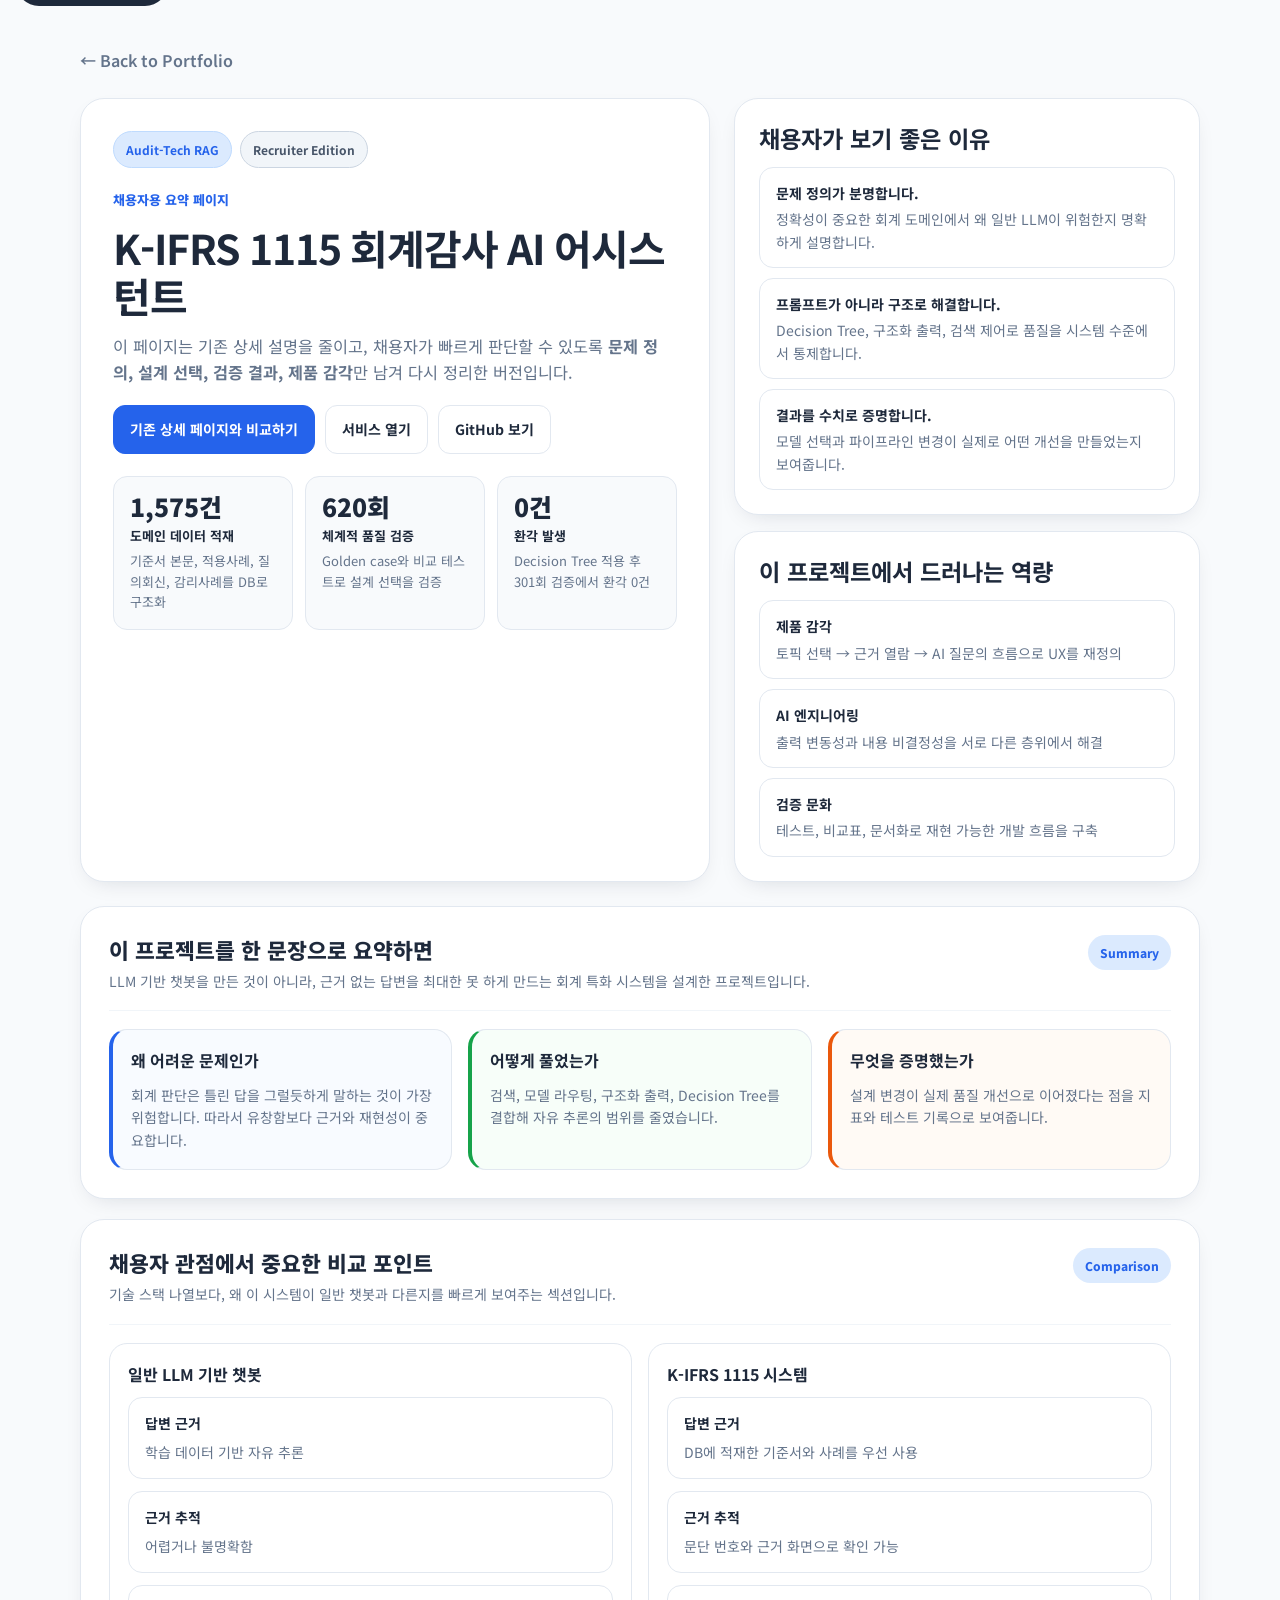
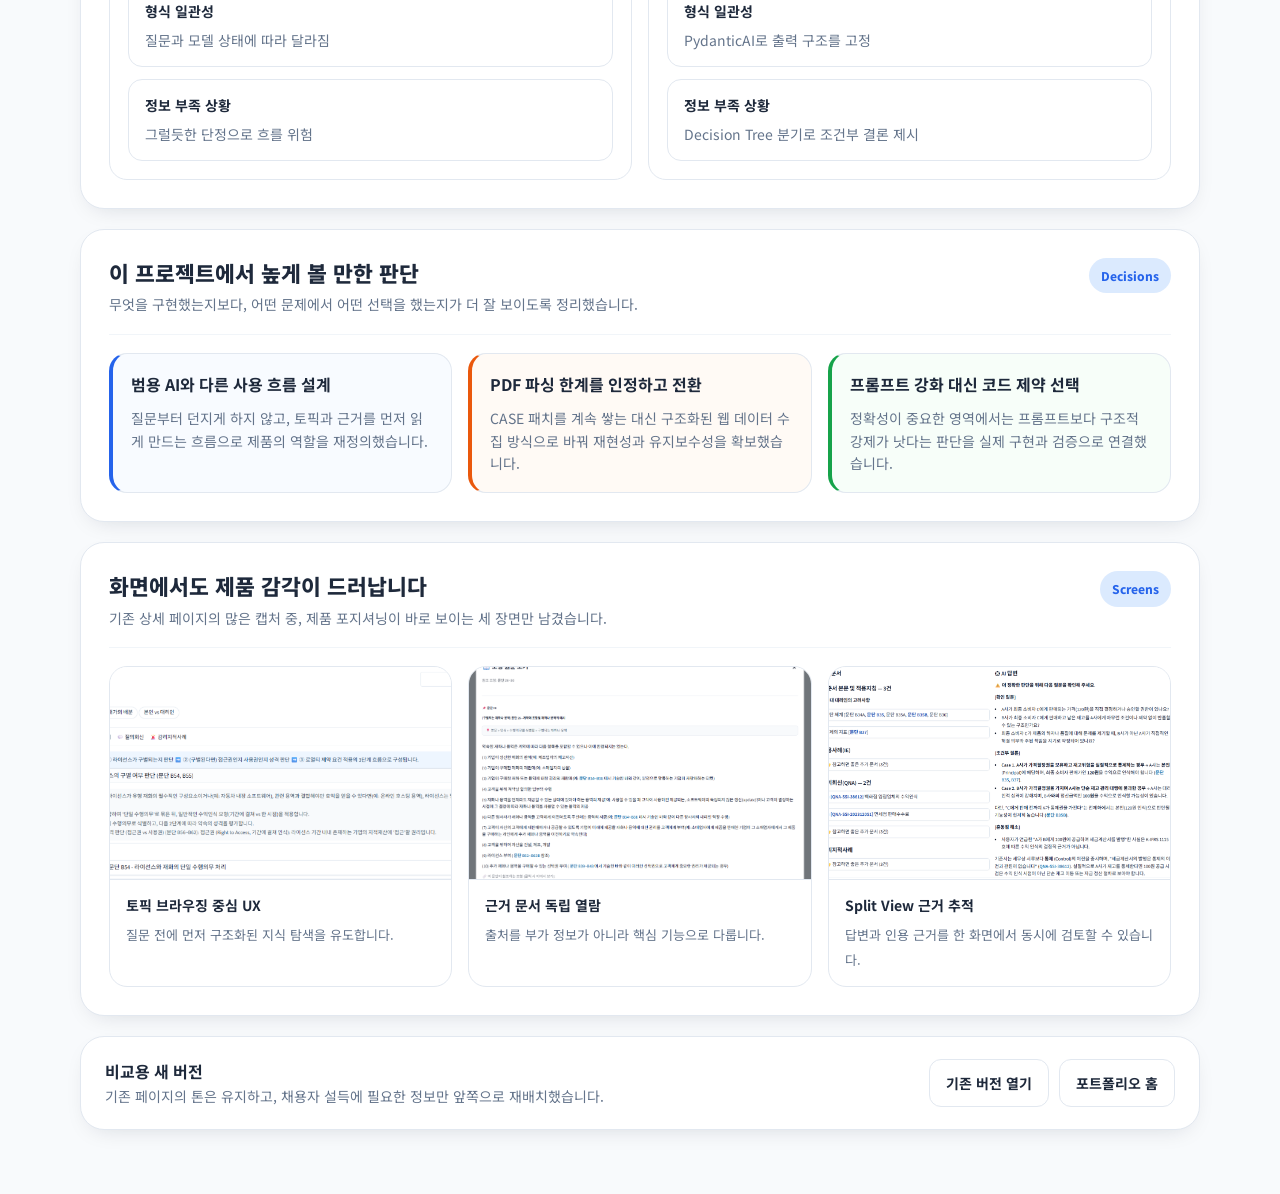
<file: project_kifrs_recruiter.html>
<!DOCTYPE html>
<html lang="ko">
<head>
    <meta charset="UTF-8">
    <meta name="viewport" content="width=device-width, initial-scale=1.0">
    <title>Project: K-IFRS 1115 AI | Recruiter Edition</title>
    <meta name="description" content="K-IFRS 1115 회계감사 AI 어시스턴트 프로젝트의 채용자용 요약 페이지">
    <link rel="preconnect" href="https://fonts.googleapis.com">
    <link rel="preconnect" href="https://fonts.gstatic.com" crossorigin>
    <link href="https://fonts.googleapis.com/css2?family=Noto+Sans+KR:wght@400;500;700;800;900&display=swap" rel="stylesheet">
    <style>
        :root {
            --bg: #f8fafc;
            --panel: #ffffff;
            --text: #1e293b;
            --muted: #64748b;
            --line: #e2e8f0;
            --blue: #2563eb;
            --blue-soft: #dbeafe;
            --green: #16a34a;
            --green-soft: #dcfce7;
            --orange: #ea580c;
            --orange-soft: #ffedd5;
            --slate-soft: #e2e8f0;
            --shadow-sm: 0 8px 24px -12px rgba(15, 23, 42, 0.18);
            --shadow-md: 0 16px 40px -20px rgba(15, 23, 42, 0.18);
            --radius-lg: 24px;
            --radius-md: 18px;
            --radius-sm: 14px;
            --max: 1120px;
        }

        * { box-sizing: border-box; }
        html { scroll-behavior: smooth; }
        body {
            margin: 0;
            font-family: "Noto Sans KR", sans-serif;
            font-size: 16px;
            color: var(--text);
            background: var(--bg);
            line-height: 1.6;
        }

        a { color: inherit; }
        img { display: block; max-width: 100%; height: auto; }

        .skip-link {
            position: absolute;
            left: 16px;
            top: -40px;
            z-index: 50;
            padding: 10px 14px;
            border-radius: 999px;
            background: var(--text);
            color: #fff;
            text-decoration: none;
        }

        .skip-link:focus { top: 16px; }

        .container {
            width: min(calc(100% - 32px), var(--max));
            margin: 0 auto;
        }

        .page {
            padding: 48px 0 64px;
        }

        .back-link {
            display: inline-flex;
            align-items: center;
            gap: 8px;
            color: var(--muted);
            text-decoration: none;
            font-weight: 600;
            margin-bottom: 24px;
        }

        .back-link:hover,
        .back-link:focus-visible {
            color: var(--blue);
            outline: none;
        }

        .hero {
            display: grid;
            grid-template-columns: 1.15fr 0.85fr;
            gap: 24px;
            margin-bottom: 24px;
        }

        .card {
            background: var(--panel);
            border: 1px solid var(--line);
            border-radius: var(--radius-lg);
            box-shadow: var(--shadow-sm);
        }

        .hero-main {
            padding: 32px;
        }

        .badges {
            display: flex;
            flex-wrap: wrap;
            gap: 8px;
            margin-bottom: 18px;
        }

        .badge {
            display: inline-flex;
            align-items: center;
            gap: 6px;
            padding: 8px 12px;
            border-radius: 999px;
            font-size: 12px;
            font-weight: 700;
            border: 1px solid transparent;
        }

        .badge-blue {
            background: var(--blue-soft);
            color: var(--blue);
            border-color: #bfdbfe;
        }

        .badge-slate {
            background: #f1f5f9;
            color: #475569;
            border-color: #cbd5e1;
        }

        .eyebrow {
            display: inline-block;
            margin-bottom: 12px;
            color: var(--blue);
            font-size: 13px;
            font-weight: 800;
        }

        .hero-main h1 {
            margin: 0 0 14px;
            font-size: clamp(2rem, 3.2vw, 3rem);
            line-height: 1.18;
            letter-spacing: -0.03em;
        }

        .hero-main .lead {
            margin: 0 0 20px;
            color: var(--muted);
            font-size: 1.02rem;
        }

        .hero-actions {
            display: flex;
            flex-wrap: wrap;
            gap: 10px;
            margin-bottom: 22px;
        }

        .button {
            display: inline-flex;
            align-items: center;
            justify-content: center;
            padding: 12px 16px;
            border-radius: 12px;
            text-decoration: none;
            font-size: 14px;
            font-weight: 700;
            border: 1px solid var(--line);
            transition: transform 0.18s ease, box-shadow 0.18s ease, border-color 0.18s ease;
        }

        .button:hover,
        .button:focus-visible {
            transform: translateY(-1px);
            box-shadow: var(--shadow-sm);
            outline: none;
        }

        .button-primary {
            background: var(--blue);
            border-color: var(--blue);
            color: #fff;
        }

        .button-secondary {
            background: #fff;
            color: var(--text);
        }

        .metrics {
            display: grid;
            grid-template-columns: repeat(3, minmax(0, 1fr));
            gap: 12px;
        }

        .metric {
            padding: 16px;
            border: 1px solid var(--line);
            border-radius: var(--radius-sm);
            background: #f8fafc;
        }

        .metric-value {
            font-size: 1.55rem;
            font-weight: 900;
            color: var(--text);
            line-height: 1.1;
            margin-bottom: 6px;
        }

        .metric-title {
            font-size: 13px;
            font-weight: 700;
            color: var(--text);
            margin-bottom: 4px;
        }

        .metric-desc {
            margin: 0;
            color: var(--muted);
            font-size: 13px;
        }

        .hero-side {
            display: grid;
            gap: 16px;
        }

        .side-card {
            padding: 24px;
        }

        .side-card h2 {
            margin: 0 0 14px;
            font-size: 1.45rem;
            line-height: 1.3;
        }

        .stack {
            display: grid;
            gap: 10px;
        }

        .stack-item {
            padding: 14px 16px;
            border: 1px solid var(--line);
            border-radius: var(--radius-sm);
            background: #fff;
        }

        .stack-item strong {
            display: block;
            margin-bottom: 4px;
            font-size: 14px;
        }

        .stack-item p {
            margin: 0;
            color: var(--muted);
            font-size: 14px;
        }

        .section {
            margin-top: 20px;
        }

        .section-card {
            padding: 28px;
        }

        .section-head {
            display: flex;
            align-items: flex-start;
            justify-content: space-between;
            gap: 16px;
            margin-bottom: 18px;
            padding-bottom: 18px;
            border-bottom: 1px solid #f1f5f9;
        }

        .section-title {
            margin: 0;
            font-size: 1.35rem;
            font-weight: 800;
            line-height: 1.35;
        }

        .section-subtitle {
            margin: 6px 0 0;
            color: var(--muted);
            font-size: 14px;
        }

        .section-chip {
            flex-shrink: 0;
            padding: 8px 12px;
            border-radius: 999px;
            background: var(--blue-soft);
            color: var(--blue);
            font-size: 12px;
            font-weight: 800;
        }

        .compare-grid,
        .decision-grid,
        .screen-grid,
        .summary-grid {
            display: grid;
            gap: 16px;
        }

        .summary-grid {
            grid-template-columns: repeat(3, minmax(0, 1fr));
        }

        .compare-grid {
            grid-template-columns: 1fr 1fr;
        }

        .decision-grid {
            grid-template-columns: repeat(3, minmax(0, 1fr));
        }

        .screen-grid {
            grid-template-columns: repeat(3, minmax(0, 1fr));
        }

        .info-box {
            padding: 18px;
            border-radius: var(--radius-md);
            border: 1px solid var(--line);
            background: #fff;
        }

        .info-box h3 {
            margin: 0 0 10px;
            font-size: 1rem;
        }

        .info-box p {
            margin: 0;
            color: var(--muted);
            font-size: 14px;
        }

        .list {
            margin: 0;
            padding: 0;
            list-style: none;
            display: grid;
            gap: 12px;
        }

        .list li {
            padding: 14px 16px;
            border-radius: var(--radius-sm);
            border: 1px solid var(--line);
            background: #fff;
        }

        .list strong {
            display: block;
            margin-bottom: 4px;
            font-size: 14px;
        }

        .list span {
            color: var(--muted);
            font-size: 14px;
        }

        .accent-blue { border-left: 4px solid var(--blue); background: #f8fbff; }
        .accent-green { border-left: 4px solid var(--green); background: #f7fef9; }
        .accent-orange { border-left: 4px solid var(--orange); background: #fffaf5; }

        figure {
            margin: 0;
            overflow: hidden;
            border-radius: var(--radius-md);
            border: 1px solid var(--line);
            background: #fff;
        }

        figure img {
            width: 100%;
            aspect-ratio: 16 / 10;
            object-fit: cover;
            border-bottom: 1px solid var(--line);
        }

        figcaption {
            padding: 14px 16px;
        }

        figcaption strong {
            display: block;
            margin-bottom: 4px;
            font-size: 14px;
        }

        figcaption span {
            color: var(--muted);
            font-size: 13px;
        }

        .footer-card {
            margin-top: 20px;
            padding: 22px 24px;
            display: flex;
            flex-wrap: wrap;
            align-items: center;
            justify-content: space-between;
            gap: 14px;
        }

        .footer-card p {
            margin: 0;
            color: var(--muted);
            font-size: 14px;
        }

        .footer-actions {
            display: flex;
            flex-wrap: wrap;
            gap: 10px;
        }

        :focus-visible {
            outline: 3px solid rgba(37, 99, 235, 0.24);
            outline-offset: 2px;
        }

        @media (max-width: 960px) {
            .hero,
            .compare-grid,
            .decision-grid,
            .screen-grid,
            .summary-grid,
            .metrics {
                grid-template-columns: 1fr;
            }
        }

        @media (max-width: 720px) {
            .page {
                padding-top: 32px;
            }

            .hero-main,
            .side-card,
            .section-card {
                padding: 20px;
            }

            .section-head,
            .footer-card {
                flex-direction: column;
                align-items: flex-start;
            }
        }

        @media (prefers-reduced-motion: reduce) {
            html { scroll-behavior: auto; }
            .button { transition: none; }
        }
    </style>
</head>
<body>
    <a class="skip-link" href="#main-content">본문으로 건너뛰기</a>

    <main id="main-content" class="page">
        <div class="container">
            <a href="index.html" class="back-link">← Back to Portfolio</a>

            <section class="hero" aria-labelledby="hero-title">
                <div class="card hero-main">
                    <div class="badges" aria-label="프로젝트 태그">
                        <span class="badge badge-blue">Audit-Tech RAG</span>
                        <span class="badge badge-slate">Recruiter Edition</span>
                    </div>

                    <span class="eyebrow">채용자용 요약 페이지</span>
                    <h1 id="hero-title">K-IFRS 1115 회계감사 AI 어시스턴트</h1>
                    <p class="lead">
                        이 페이지는 기존 상세 설명을 줄이고, 채용자가 빠르게 판단할 수 있도록
                        <strong>문제 정의, 설계 선택, 검증 결과, 제품 감각</strong>만 남겨 다시 정리한 버전입니다.
                    </p>

                    <div class="hero-actions">
                        <a class="button button-primary" href="project_kifrs.html">기존 상세 페이지와 비교하기</a>
                        <a class="button button-secondary" href="http://134.185.104.224:8501" target="_blank" rel="noopener noreferrer">서비스 열기</a>
                        <a class="button button-secondary" href="https://github.com/ghdtjrgns321-creator/k-ifrs-1115" target="_blank" rel="noopener noreferrer">GitHub 보기</a>
                    </div>

                    <div class="metrics" aria-label="핵심 지표">
                        <article class="metric">
                            <div class="metric-value">1,575건</div>
                            <div class="metric-title">도메인 데이터 적재</div>
                            <p class="metric-desc">기준서 본문, 적용사례, 질의회신, 감리사례를 DB로 구조화</p>
                        </article>
                        <article class="metric">
                            <div class="metric-value">620회</div>
                            <div class="metric-title">체계적 품질 검증</div>
                            <p class="metric-desc">Golden case와 비교 테스트로 설계 선택을 검증</p>
                        </article>
                        <article class="metric">
                            <div class="metric-value">0건</div>
                            <div class="metric-title">환각 발생</div>
                            <p class="metric-desc">Decision Tree 적용 후 301회 검증에서 환각 0건</p>
                        </article>
                    </div>
                </div>

                <div class="hero-side">
                    <section class="card side-card" aria-labelledby="why-title">
                        <h2 id="why-title">채용자가 보기 좋은 이유</h2>
                        <div class="stack">
                            <div class="stack-item">
                                <strong>문제 정의가 분명합니다.</strong>
                                <p>정확성이 중요한 회계 도메인에서 왜 일반 LLM이 위험한지 명확하게 설명합니다.</p>
                            </div>
                            <div class="stack-item">
                                <strong>프롬프트가 아니라 구조로 해결합니다.</strong>
                                <p>Decision Tree, 구조화 출력, 검색 제어로 품질을 시스템 수준에서 통제합니다.</p>
                            </div>
                            <div class="stack-item">
                                <strong>결과를 수치로 증명합니다.</strong>
                                <p>모델 선택과 파이프라인 변경이 실제로 어떤 개선을 만들었는지 보여줍니다.</p>
                            </div>
                        </div>
                    </section>

                    <section class="card side-card" aria-labelledby="role-title">
                        <h2 id="role-title">이 프로젝트에서 드러나는 역량</h2>
                        <div class="stack">
                            <div class="stack-item">
                                <strong>제품 감각</strong>
                                <p>토픽 선택 → 근거 열람 → AI 질문의 흐름으로 UX를 재정의</p>
                            </div>
                            <div class="stack-item">
                                <strong>AI 엔지니어링</strong>
                                <p>출력 변동성과 내용 비결정성을 서로 다른 층위에서 해결</p>
                            </div>
                            <div class="stack-item">
                                <strong>검증 문화</strong>
                                <p>테스트, 비교표, 문서화로 재현 가능한 개발 흐름을 구축</p>
                            </div>
                        </div>
                    </section>
                </div>
            </section>

            <section class="section">
                <div class="card section-card">
                    <div class="section-head">
                        <div>
                            <h2 class="section-title">이 프로젝트를 한 문장으로 요약하면</h2>
                            <p class="section-subtitle">LLM 기반 챗봇을 만든 것이 아니라, 근거 없는 답변을 최대한 못 하게 만드는 회계 특화 시스템을 설계한 프로젝트입니다.</p>
                        </div>
                        <span class="section-chip">Summary</span>
                    </div>

                    <div class="summary-grid">
                        <article class="info-box accent-blue">
                            <h3>왜 어려운 문제인가</h3>
                            <p>회계 판단은 틀린 답을 그럴듯하게 말하는 것이 가장 위험합니다. 따라서 유창함보다 근거와 재현성이 중요합니다.</p>
                        </article>
                        <article class="info-box accent-green">
                            <h3>어떻게 풀었는가</h3>
                            <p>검색, 모델 라우팅, 구조화 출력, Decision Tree를 결합해 자유 추론의 범위를 줄였습니다.</p>
                        </article>
                        <article class="info-box accent-orange">
                            <h3>무엇을 증명했는가</h3>
                            <p>설계 변경이 실제 품질 개선으로 이어졌다는 점을 지표와 테스트 기록으로 보여줍니다.</p>
                        </article>
                    </div>
                </div>
            </section>

            <section class="section">
                <div class="card section-card">
                    <div class="section-head">
                        <div>
                            <h2 class="section-title">채용자 관점에서 중요한 비교 포인트</h2>
                            <p class="section-subtitle">기술 스택 나열보다, 왜 이 시스템이 일반 챗봇과 다른지를 빠르게 보여주는 섹션입니다.</p>
                        </div>
                        <span class="section-chip">Comparison</span>
                    </div>

                    <div class="compare-grid">
                        <div class="info-box">
                            <h3>일반 LLM 기반 챗봇</h3>
                            <ul class="list">
                                <li><strong>답변 근거</strong><span>학습 데이터 기반 자유 추론</span></li>
                                <li><strong>근거 추적</strong><span>어렵거나 불명확함</span></li>
                                <li><strong>형식 일관성</strong><span>질문과 모델 상태에 따라 달라짐</span></li>
                                <li><strong>정보 부족 상황</strong><span>그럴듯한 단정으로 흐를 위험</span></li>
                            </ul>
                        </div>
                        <div class="info-box">
                            <h3>K-IFRS 1115 시스템</h3>
                            <ul class="list">
                                <li><strong>답변 근거</strong><span>DB에 적재한 기준서와 사례를 우선 사용</span></li>
                                <li><strong>근거 추적</strong><span>문단 번호와 근거 화면으로 확인 가능</span></li>
                                <li><strong>형식 일관성</strong><span>PydanticAI로 출력 구조를 고정</span></li>
                                <li><strong>정보 부족 상황</strong><span>Decision Tree 분기로 조건부 결론 제시</span></li>
                            </ul>
                        </div>
                    </div>
                </div>
            </section>

            <section class="section">
                <div class="card section-card">
                    <div class="section-head">
                        <div>
                            <h2 class="section-title">이 프로젝트에서 높게 볼 만한 판단</h2>
                            <p class="section-subtitle">무엇을 구현했는지보다, 어떤 문제에서 어떤 선택을 했는지가 더 잘 보이도록 정리했습니다.</p>
                        </div>
                        <span class="section-chip">Decisions</span>
                    </div>

                    <div class="decision-grid">
                        <article class="info-box accent-blue">
                            <h3>범용 AI와 다른 사용 흐름 설계</h3>
                            <p>질문부터 던지게 하지 않고, 토픽과 근거를 먼저 읽게 만드는 흐름으로 제품의 역할을 재정의했습니다.</p>
                        </article>
                        <article class="info-box accent-orange">
                            <h3>PDF 파싱 한계를 인정하고 전환</h3>
                            <p>CASE 패치를 계속 쌓는 대신 구조화된 웹 데이터 수집 방식으로 바꿔 재현성과 유지보수성을 확보했습니다.</p>
                        </article>
                        <article class="info-box accent-green">
                            <h3>프롬프트 강화 대신 코드 제약 선택</h3>
                            <p>정확성이 중요한 영역에서는 프롬프트보다 구조적 강제가 낫다는 판단을 실제 구현과 검증으로 연결했습니다.</p>
                        </article>
                    </div>
                </div>
            </section>

            <section class="section">
                <div class="card section-card">
                    <div class="section-head">
                        <div>
                            <h2 class="section-title">화면에서도 제품 감각이 드러납니다</h2>
                            <p class="section-subtitle">기존 상세 페이지의 많은 캡처 중, 제품 포지셔닝이 바로 보이는 세 장면만 남겼습니다.</p>
                        </div>
                        <span class="section-chip">Screens</span>
                    </div>

                    <div class="screen-grid">
                        <figure>
                            <img src="images/ux1_topic_tabs_hd.png" alt="K-IFRS 토픽을 먼저 선택하는 화면">
                            <figcaption>
                                <strong>토픽 브라우징 중심 UX</strong>
                                <span>질문 전에 먼저 구조화된 지식 탐색을 유도합니다.</span>
                            </figcaption>
                        </figure>
                        <figure>
                            <img src="images/ux3_ref_popup_hd.png" alt="근거 문서를 팝업으로 열람하는 화면">
                            <figcaption>
                                <strong>근거 문서 독립 열람</strong>
                                <span>출처를 부가 정보가 아니라 핵심 기능으로 다룹니다.</span>
                            </figcaption>
                        </figure>
                        <figure>
                            <img src="images/ux4_split_view_hd.png" alt="근거와 AI 답변을 동시에 보는 스플릿 뷰 화면">
                            <figcaption>
                                <strong>Split View 근거 추적</strong>
                                <span>답변과 인용 근거를 한 화면에서 동시에 검토할 수 있습니다.</span>
                            </figcaption>
                        </figure>
                    </div>
                </div>
            </section>

            <section class="section">
                <div class="card footer-card">
                    <div>
                        <strong>비교용 새 버전</strong>
                        <p>기존 페이지의 톤은 유지하고, 채용자 설득에 필요한 정보만 앞쪽으로 재배치했습니다.</p>
                    </div>
                    <div class="footer-actions">
                        <a class="button button-secondary" href="project_kifrs.html">기존 버전 열기</a>
                        <a class="button button-secondary" href="index.html">포트폴리오 홈</a>
                    </div>
                </div>
            </section>
        </div>
    </main>
</body>
</html>
</file>
